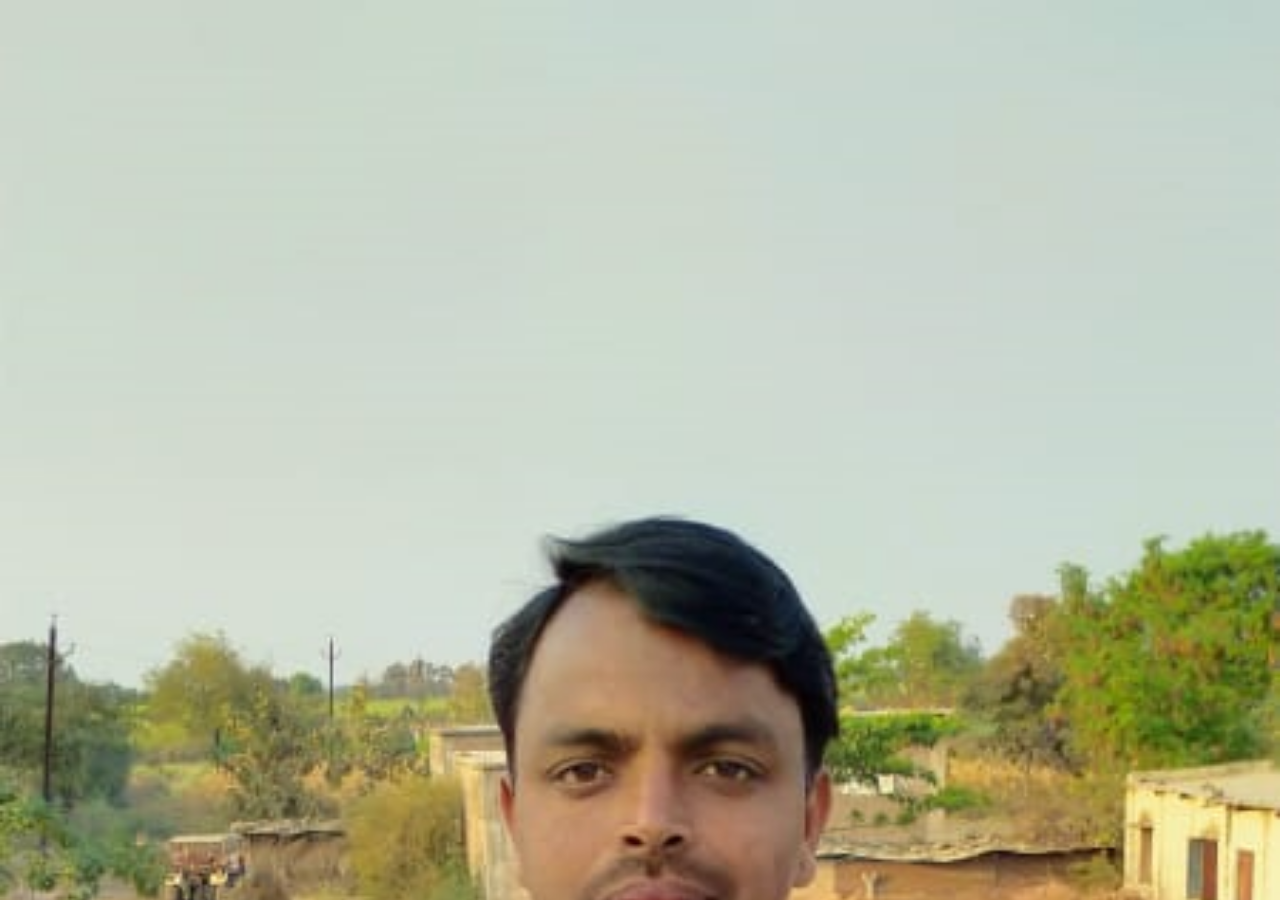
<file: html/hero Img/index.html>
<!DOCTYPE html>
<html lang='en'>
<head>
	<meta charset='utf-8'>
	<meta http-equiv='X-UA-compatible' content="IE=edge">
	<meta name='viewport' content="width=device-width,initial-scale=1.0">
	<title>Hari oic</title>
	<link rel="stylesheet" href="./assets/css/style.css">
</head>
<body>
	<section class="hari">
		<div ></div>
	</section>
</body>
</html>
</file>
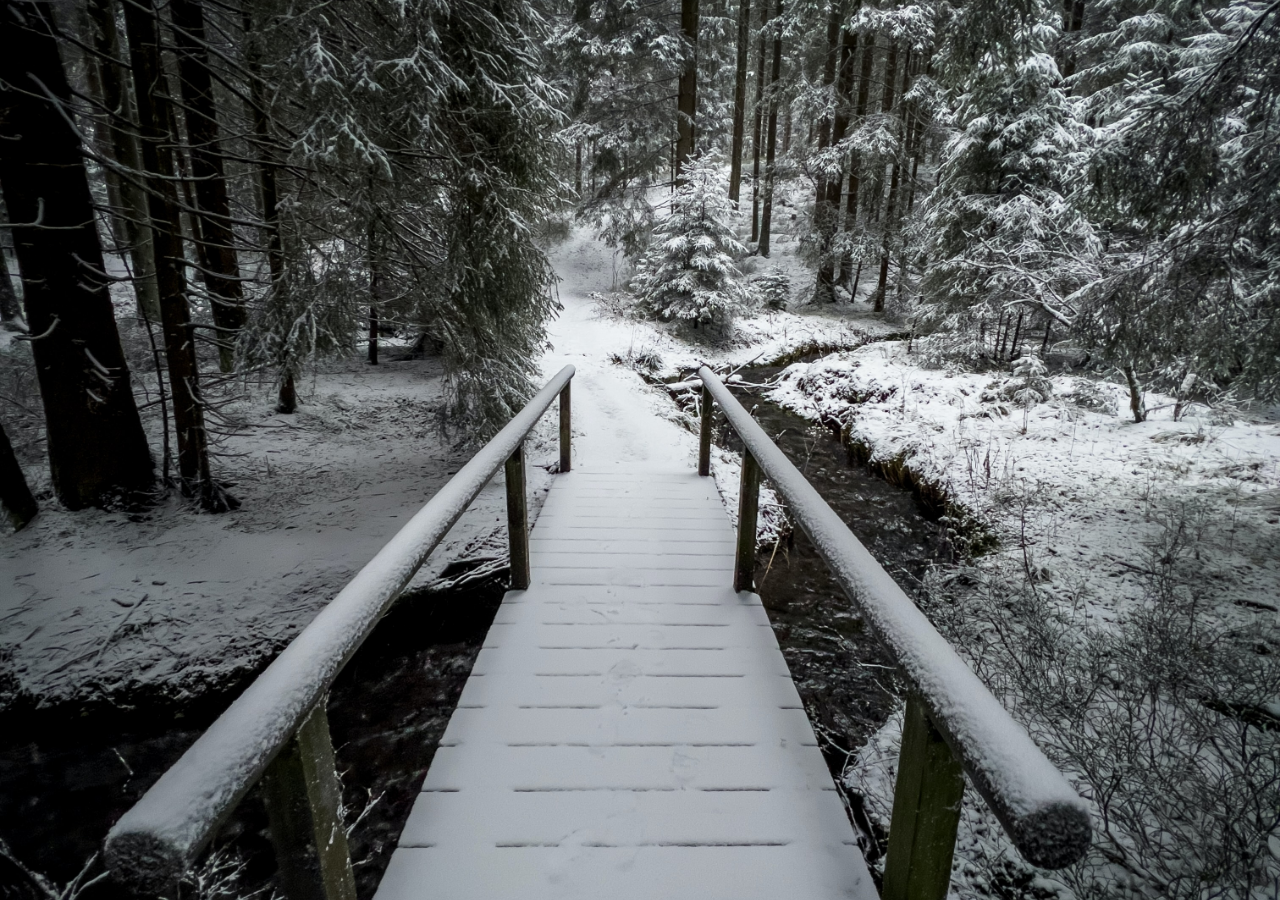
<file: html/heroImg/index.html>
<!DOCTYPE html>
<html lang='en'>
<head>
	<meta charset='utf-8'>
	<meta http-equiv='X-UA-compatible' content="IE=edge">
	<meta name='viewport' content="width=device-width,initial-scale=1.0">
	<title>Document</title>
	<link rel="stylesheet" href="./assets/css/style.css">
</head>
<body>
	<section class="hero">
	
	</section>
</body>
</html>
</file>
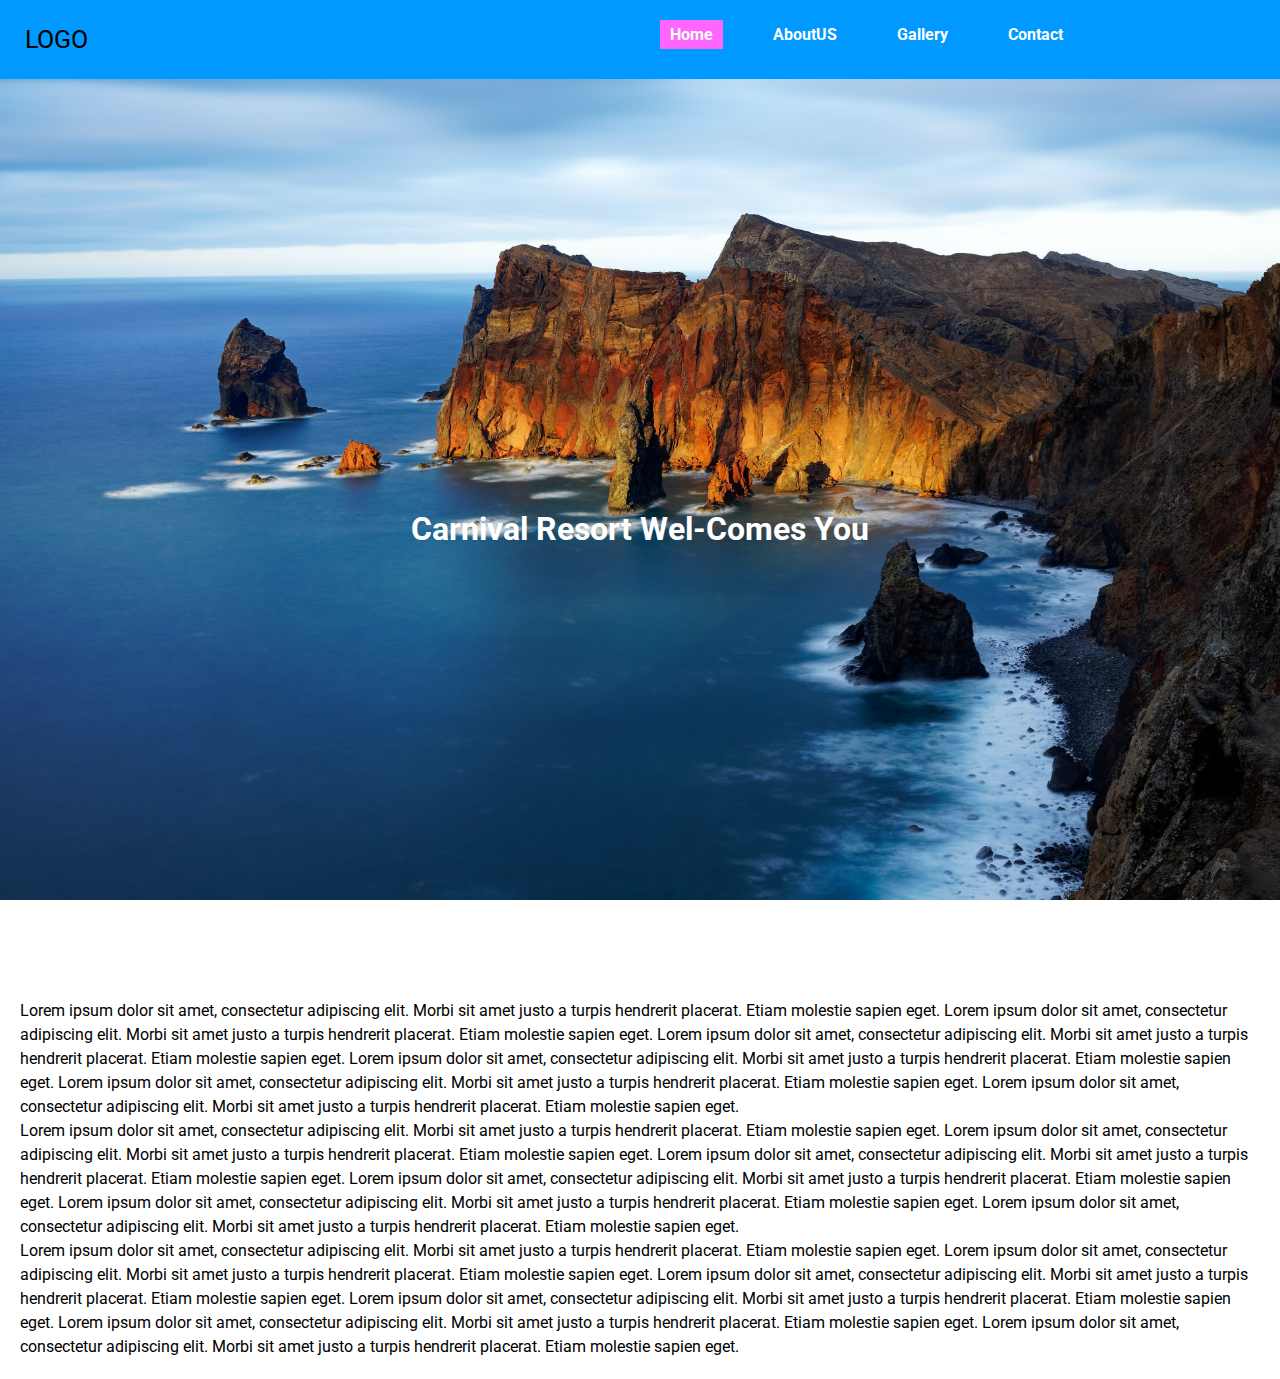
<file: html/html/design/navbar heroImg/index.html>
<!DOCTYPE html>
<html lang='en'>
<head>
	<meta charset='utf-8'>
	<meta http-equiv='X-UA-compatible' content="IE=edge">
	<meta name='viewport' content="width=device-width,initial-scale=1.0">
	<title>NAV Hero img</title>
	<link rel="preconnect" href="https://fonts.googleapis.com">
	<link rel="preconnect" href="https://fonts.gstatic.com" crossorigin>
	<link href="https://fonts.googleapis.com/css2?family=Open+Sans&family=Roboto:wght@400;700&display=swap" rel="stylesheet">
	<link rel="stylesheet" href="./assets/css/style.css">
	
</head>
<body>
	<header class="head">
		<div class="row clear">
			<div class="logo">
				<a>LOGO</a>
			</div>
			<div class="nav">
				<ul>
					<li><a class="active" href="index.html">Home</a></li>
					<li><a href="aboutUs.html">AboutUS</a></li>
					<li><a href="gallery.html">Gallery</a></li>
					<li><a href="contact.html">Contact</a></li>
				</ul>
			</div>
		</div>
	</header>
	
	<section class="heroImg">
		<div class="caption">
			<h1>Carnival Resort Wel-Comes You</h1> 
		</div>
	</section>
	<section class="info">
		<div class="about">
			<p>
				Lorem ipsum dolor sit amet, consectetur adipiscing elit. Morbi sit amet justo a turpis hendrerit placerat. Etiam molestie sapien eget.
				Lorem ipsum dolor sit amet, consectetur adipiscing elit. Morbi sit amet justo a turpis hendrerit placerat. Etiam molestie sapien eget.
				Lorem ipsum dolor sit amet, consectetur adipiscing elit. Morbi sit amet justo a turpis hendrerit placerat. Etiam molestie sapien eget.
				Lorem ipsum dolor sit amet, consectetur adipiscing elit. Morbi sit amet justo a turpis hendrerit placerat. Etiam molestie sapien eget.
				Lorem ipsum dolor sit amet, consectetur adipiscing elit. Morbi sit amet justo a turpis hendrerit placerat. Etiam molestie sapien eget.
				Lorem ipsum dolor sit amet, consectetur adipiscing elit. Morbi sit amet justo a turpis hendrerit placerat. Etiam molestie sapien eget.
			</p>
		</div>
		<div class="about">
			<p>
				Lorem ipsum dolor sit amet, consectetur adipiscing elit. Morbi sit amet justo a turpis hendrerit placerat. Etiam molestie sapien eget.
				Lorem ipsum dolor sit amet, consectetur adipiscing elit. Morbi sit amet justo a turpis hendrerit placerat. Etiam molestie sapien eget.
				Lorem ipsum dolor sit amet, consectetur adipiscing elit. Morbi sit amet justo a turpis hendrerit placerat. Etiam molestie sapien eget.
				Lorem ipsum dolor sit amet, consectetur adipiscing elit. Morbi sit amet justo a turpis hendrerit placerat. Etiam molestie sapien eget.
				Lorem ipsum dolor sit amet, consectetur adipiscing elit. Morbi sit amet justo a turpis hendrerit placerat. Etiam molestie sapien eget.
				Lorem ipsum dolor sit amet, consectetur adipiscing elit. Morbi sit amet justo a turpis hendrerit placerat. Etiam molestie sapien eget.
			</p>
		</div>
		<div class="about">
			<p>
				Lorem ipsum dolor sit amet, consectetur adipiscing elit. Morbi sit amet justo a turpis hendrerit placerat. Etiam molestie sapien eget.
				Lorem ipsum dolor sit amet, consectetur adipiscing elit. Morbi sit amet justo a turpis hendrerit placerat. Etiam molestie sapien eget.
				Lorem ipsum dolor sit amet, consectetur adipiscing elit. Morbi sit amet justo a turpis hendrerit placerat. Etiam molestie sapien eget.
				Lorem ipsum dolor sit amet, consectetur adipiscing elit. Morbi sit amet justo a turpis hendrerit placerat. Etiam molestie sapien eget.
				Lorem ipsum dolor sit amet, consectetur adipiscing elit. Morbi sit amet justo a turpis hendrerit placerat. Etiam molestie sapien eget.
				Lorem ipsum dolor sit amet, consectetur adipiscing elit. Morbi sit amet justo a turpis hendrerit placerat. Etiam molestie sapien eget.
			</p>
		</div>
		<div class="contact"></div>
	</section>
</body>
</html>
</file>
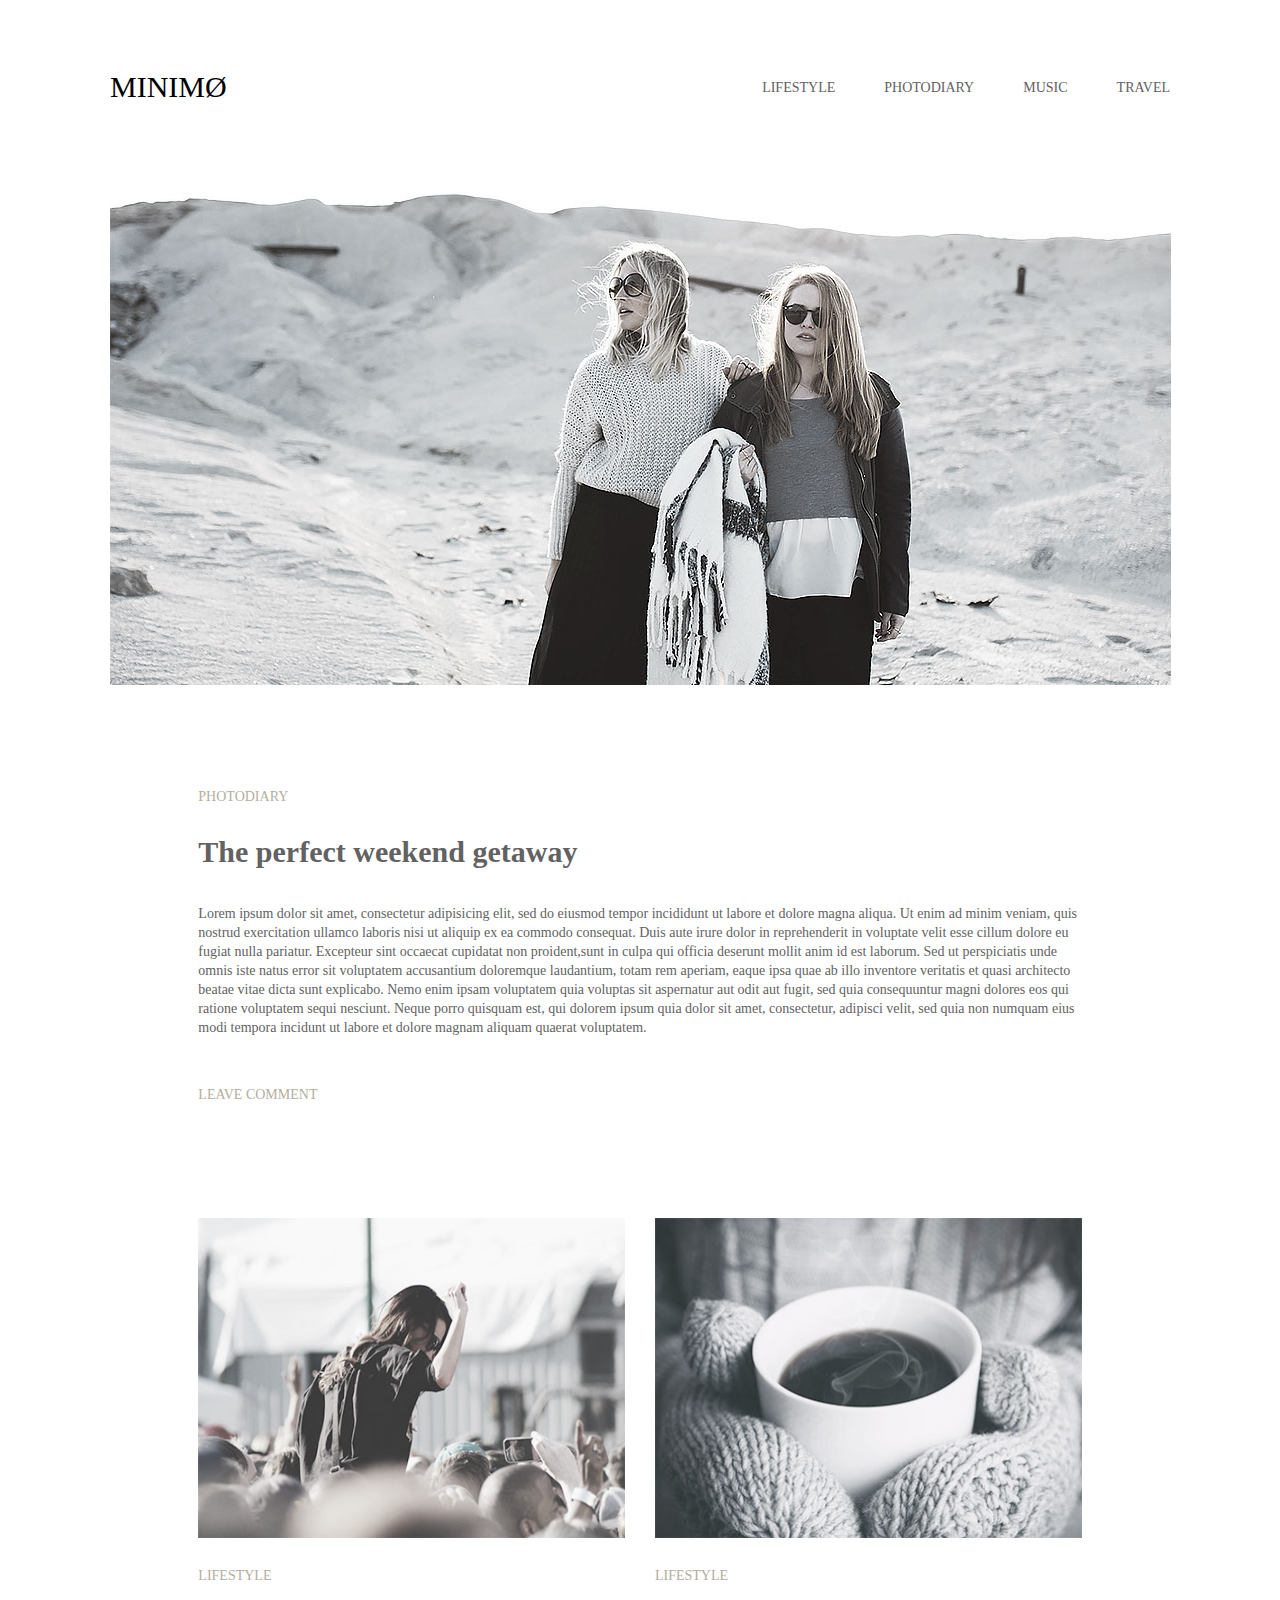
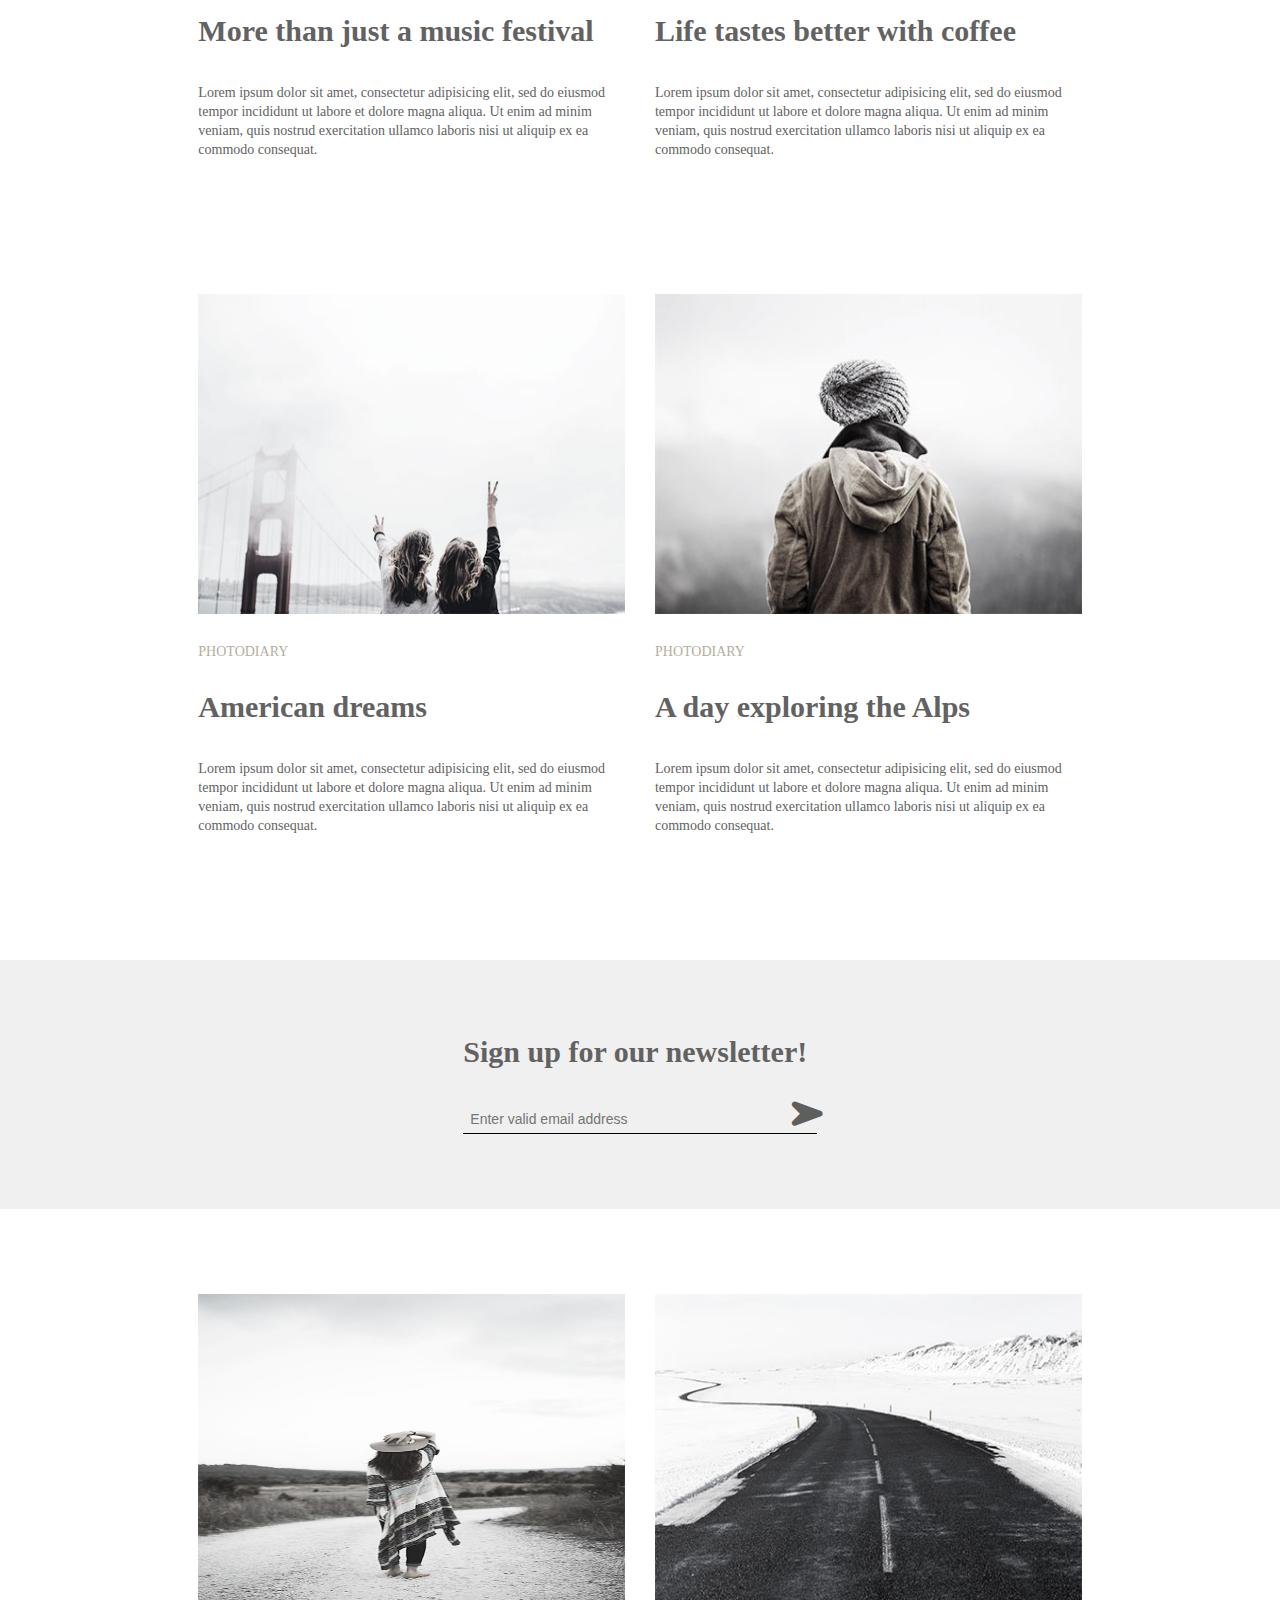
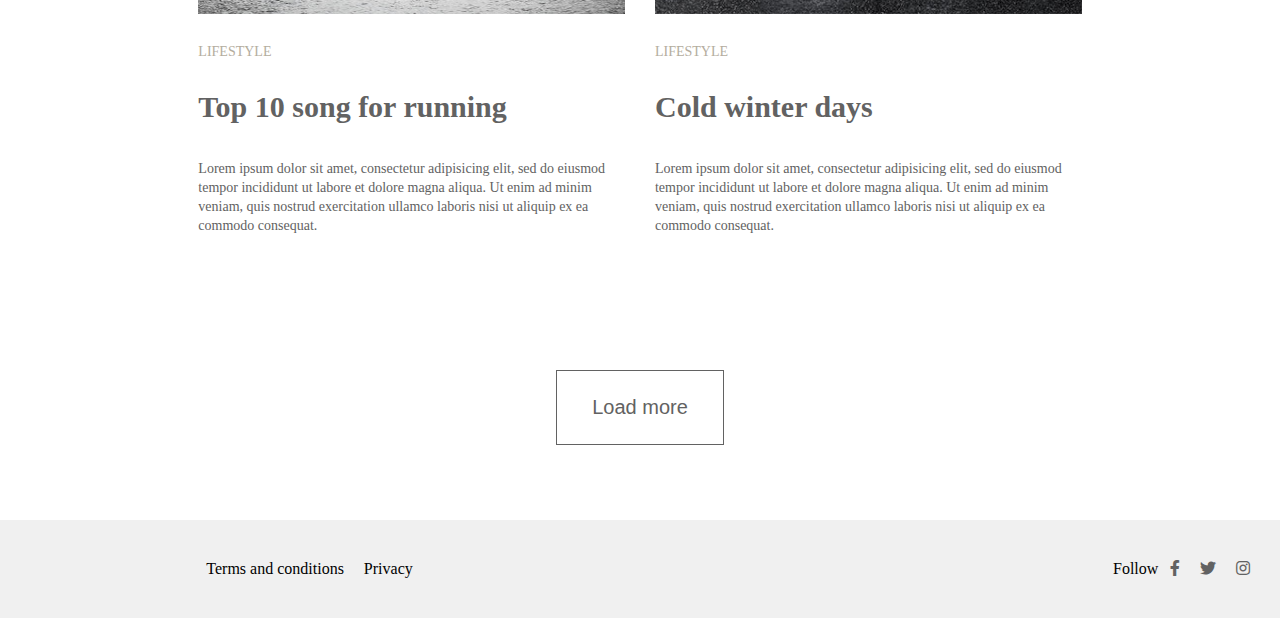
<file: html/template/minimo/Minimo/index.html>
<!DOCTYPE html>
<html lang='en'>
<head>
	<meta charset='utf-8'>
	<meta http-equiv='X-UA-compatible' content="IE=edge">
	<meta name='viewport' content="width=device-width,initial-scale=1.0">
	<title>minimø</title>
	<link rel="stylesheet" href="https://cdnjs.cloudflare.com/ajax/libs/font-awesome/5.15.4/css/all.min.css" 
	integrity="sha512-1ycn6IcaQQ40/MKBW2W4Rhis/DbILU74C1vSrLJxCq57o941Ym01SwNsOMqvEBFlcgUa6xLiPY/NS5R+E6ztJQ==" crossorigin="anonymous" referrerpolicy="no-referrer" />
	<link rel="stylesheet" href="./assets/css/style.css">
</head>
<body>
	<section class="header">
		<div class="container">
			<div class="row mb-70">
				<div class="col3">
					<a href="index.html" class="logo">
							minimø
					</a>
				</div>
				<div class="col9">
					<nav class="navbar">
						<ul >
							<li>
								<a href="javascript:;">
									lifestyle
								</a>
							</li>
							<li>
								<a href="javascript:;">
									photodiary
								</a>
							</li>
							<li>
								<a href="javascript:;">
									music
								</a>
							</li>
							<li>
								<a href="javascript:;">
									travel
								</a>
							</li>
						</ul>
					</nav>
				</div>
			</div>
			<div class="row">
				<div class="col9">
					<img src="./assets/images/hero.jpg" alt="heroImg" title="Hero Image">
				</div>
			</div>
		</div>
	</section>
	<section class="photodiary">
		<div class="container">
			<div class="row ">
				<div class="col10 ml-oneGrid">
					<p class="sectionLabel">photodiary</p>
					<h2 class="sectionHeading">The perfect weekend getaway</h2>
					<p class="sectionPara ">
						Lorem ipsum dolor sit amet, consectetur adipisicing elit, sed do eiusmod tempor incididunt ut labore et dolore magna aliqua. 
						Ut enim ad minim veniam, quis nostrud exercitation ullamco laboris nisi ut aliquip ex ea commodo consequat. 
						Duis aute irure dolor in reprehenderit in voluptate velit esse cillum dolore eu fugiat nulla pariatur.
						Excepteur sint occaecat cupidatat non proident,sunt in culpa qui officia deserunt mollit anim id est laborum. 
						Sed ut perspiciatis unde omnis iste natus error sit voluptatem accusantium doloremque laudantium, totam rem aperiam, 
						eaque ipsa quae ab illo inventore veritatis et quasi architecto beatae vitae dicta sunt explicabo. 
						Nemo enim ipsam voluptatem quia voluptas sit aspernatur aut odit aut fugit, sed quia consequuntur magni dolores eos qui ratione voluptatem sequi nesciunt. 
						Neque porro quisquam est, qui dolorem ipsum quia dolor sit amet, consectetur, adipisci velit, 
						sed quia non numquam eius modi tempora incidunt ut labore et dolore magnam aliquam quaerat voluptatem.
					</p>
					<p class="sectionLabel">leave comment</p>
				</div>
			</div>
		</div>
	</section>
	<section class="thumbSection">
		<div class="container">
			<div class="row ">
				<div class="col10 ml-oneGrid">
					<div class="row mb-85">
						<div class="col6">
							<div class="thumbnail">
								<div class="image">
									<img src="./assets/images/music.jpg" alt="">
								</div>
								<p class="sectionLabel">lifestyle</p>
								<h2 class="sectionHeading">More than just a music festival</h2>
								<p class="sectionPara">
									Lorem ipsum dolor sit amet, consectetur adipisicing elit, sed do eiusmod tempor incididunt ut labore et dolore magna aliqua. 
									Ut enim ad minim veniam, quis nostrud exercitation ullamco laboris nisi ut aliquip ex ea commodo consequat. 
								</p>
							</div>
						</div>
						<div class="col6">
							<div class="thumbnail">
								<div class="image">
									<img src="./assets/images/coffee.jpg" alt="">
								</div>
								<p class="sectionLabel">lifestyle</p>
								<h2 class="sectionHeading">Life tastes better with coffee</h2>
								<p class="sectionPara">
									Lorem ipsum dolor sit amet, consectetur adipisicing elit, sed do eiusmod tempor incididunt ut labore et dolore magna aliqua. 
									Ut enim ad minim veniam, quis nostrud exercitation ullamco laboris nisi ut aliquip ex ea commodo consequat. 
								</p>
							</div>
						</div>
					</div>
				</div>
			</div>
			<div class="row">
				<div class="col10 ml-oneGrid">
					<div class="row">
						<div class="col6">
							<div class="thumbnail">
								<div class="image">
									<img src="./assets/images/american.jpg" alt="">
								</div>
								<p class="sectionLabel">photodiary</p>
								<h2 class="sectionHeading">American dreams</h2>
								<p class="sectionPara">
									Lorem ipsum dolor sit amet, consectetur adipisicing elit, sed do eiusmod tempor incididunt ut labore et dolore magna aliqua. 
									Ut enim ad minim veniam, quis nostrud exercitation ullamco laboris nisi ut aliquip ex ea commodo consequat. 
								</p>
							</div>
						</div>
						<div class="col6">
							<div class="thumbnail">
								<div class="image">
									<img src="./assets/images/alps.jpg" alt="">
								</div>
								<p class="sectionLabel">photodiary</p>
								<h2 class="sectionHeading">A day exploring the Alps</h2>
								<p class="sectionPara">
									Lorem ipsum dolor sit amet, consectetur adipisicing elit, sed do eiusmod tempor incididunt ut labore et dolore magna aliqua. 
									Ut enim ad minim veniam, quis nostrud exercitation ullamco laboris nisi ut aliquip ex ea commodo consequat. 
								</p>
							</div>
						</div>
					</div>
				</div>
			</div>
		</div>
	</section>
	<section class="signUp">
		<div class="container">
			<div class="row">
				<div class="col4 ml-fourGrid">
					<h2 class="sectionHeading mb-85">Sign up for our newsletter!</h2>
					<div class="signUpControl">
						<input type="text" placeholder="Enter valid email address">
						<i class="fas fa-location-arrow"></i>
					</div>
				</div>
			</div>
		</div>
	</section>
	<section class="thumbSection">
		<div class="container">
			<div class="row ">
				<div class="col10 ml-oneGrid">
					<div class="row mb-85">
						<div class="col6">
							<div class="thumbnail">
								<div class="image">
									<img src="./assets/images/songs.jpg" alt="">
								</div>
								<p class="sectionLabel">lifestyle</p>
								<h2 class="sectionHeading">Top 10 song for running</h2>
								<p class="sectionPara">
									Lorem ipsum dolor sit amet, consectetur adipisicing elit, sed do eiusmod tempor incididunt ut labore et dolore magna aliqua. 
									Ut enim ad minim veniam, quis nostrud exercitation ullamco laboris nisi ut aliquip ex ea commodo consequat. 
								</p>
							</div>
						</div>
						<div class="col6">
							<div class="thumbnail">
								<div class="image">
									<img src="./assets/images/cold.jpg" alt="">
								</div>
								<p class="sectionLabel">lifestyle</p>
								<h2 class="sectionHeading">Cold winter days</h2>
								<p class="sectionPara">
									Lorem ipsum dolor sit amet, consectetur adipisicing elit, sed do eiusmod tempor incididunt ut labore et dolore magna aliqua. 
									Ut enim ad minim veniam, quis nostrud exercitation ullamco laboris nisi ut aliquip ex ea commodo consequat. 
								</p>
							</div>
						</div>
					</div>
					<div class="row">
						<div class="col12 text-center">
							<button class="btn ">Load more</button>
						</div>
					</div>
				</div>
			</div>
		</div>
	</section>
	<footer>
		<div class="container">
			<div class="row ml-oneGrid">
				<ul class="terms">
					<li>
						<a href="#">Terms and conditions</a>
					</li>
					<li>
						<a href="#">Privacy</a>
					</li>
				</ul>
				<ul class="footerIcons">
					<li>Follow</li>
					<li>
						<a href="#">
							<i class="fab fa-facebook-f"></i>
						</a>
					</li>
					<li>
						<a href="#">
							<i class="fab fa-twitter"></i>
						</a>
					</li>
					<li>
						<a href="#">
							<i class="fab fa-instagram"></i>
						</a>
					</li>
				</ul>
			</div>
		</div>
	</footer>
</body>
</html>
</file>
<file: html/hero Img/assets/css/style.css>
*{
	margin:0;
	padding:0;
	box-sizing:border-box;
}
.hari{
	width:100%;
	height:100vh;
	background-color:green;
	background-image:url(../images/haric.png);
	background-size:cover;
	background-position:middle middle;
	
}
</file>
<file: html/heroImg/assets/css/style.css>
*{
	padding:0;
	margin:0;
	box-sizing:border-box;
}
.hero{
	width:100%;
	height:100vh;
	background-color:red;
	background-image:url(../images/hero.jpg);
	background-size:cover;
	background-repeat:no-repeat;
	background-position:center center;
}
</file>
<file: html/html/design/navbar heroImg/assets/css/style.css>
*{
	padding:0;
	margin:0;
	box-sizing:border-box;
	font-family: 'Roboto', sans-serif;
}
/*font-family: 'Open Sans', sans-serif;
font-family: 'Roboto', sans-serif;*/
.clear,
.clear::before,
.clear::after{
	clear:both;
	display:table;
	width:100%;
}
.head{
	background-color:#0099ff;
}
.logo,.nav{
	float:left;
	width:50%;
}
.nav ul{
	list-style:none;
	display:inline-block; /*>> alternate option is below
	float:right;*/
}
.nav ul li{
	/*float:left;>>IT will make ul height zero*/
	display:inline-block;
}
.nav ul li a{
	padding:5px 10px;
	display:inline-block;
	text-decoration:none;
	color:#fff;
}
.nav ul li a:hover,
.nav ul li a:focus,
.nav ul li a:active,
.nav ul li a.active{
	background-color:#ff66ff;
}
h2{
	font-family: 'Open Sans', sans-serif;
}
.logo{
	
	padding:25px;
	font-size:25px;
	margin:0;
}
.navbar ul{
	list-style:none;

}
li{
	float :left;
	padding:20px;
	font:20px;
	font-weight:bold;
}

.heroImg{
	width:100%;
	height:100vh;
	background-image:url(../images/nature.jpg);
	background-size:cover;
	background-repeat:no-repeat;
	background-position:center center;
	position:relative;
	background-attachment:fixed;
}
.caption{
	position:absolute;
	top:50%;
	left:50%;
	transform:translate(-50%, -50%);
	font-family: 'Montserrat', sans-serif;
	
	color:#fff;
}
.info{
	padding:20px;
	font-size:16px;
	line-height:1.5;
}
</file>
<file: html/template/minimo/Minimo/assets/css/style.css>
*{
	padding:0;
	margin:0;
	box-sizing:border-box;
}
/*helper classes*/
.container{
	width:1060px;
	margin:0 auto;
}
a:link,
a:hover,
a:focus,
a:active{
	text-decoration:none;
}
/*.row{
	margin-left:-15px;
	margin-right:-15px;
}*/
.row > :first-child{
	padding-left:0
}
.row > :last-child{
	padding-right:0;
}
.row,
.row::after,
.row::before{
	display:table;
	clear:both;
	width:100%;
}
.col3,.col4,.col9,.col6,.col10,.col12{
	float:left;
	padding:0 15px;
}
.col3{
	width:25%;
}
.col4{
	width:calc((100%*4)/12);
}
.col6{
	width:50%;
}
.col9{
	width:75%;
}
.col10{
	width:calc((100%*10)/12);
}
.col12{
	width:100%
}
.text-center{
	text-align:center;
}
.mb-50{
	margin-bottom:50px;
}
.mb-70{
	margin-bottom:70px;
}
.mb-85{
	margin-bottom:85px;
}
.ml-oneGrid{
	margin-left:calc(100%/12);
}
.ml-fourGrid{
	margin-left:calc((100%*4)/12);
}
.sectionLabel{
	font-size:14px;
	color:#b4ad9e;
	text-transform:uppercase;
	margin-bottom:30px;
	font-weight:regular;
}
.btn{
	padding:25px 35px;
	border:1px solid #626262;
	font-size:20px;
	background-color:transparent;
	color:#626262;
	cursor:pointer;
}
/*header section css*/
.header{
	padding:70px 0 100px;
}
.logo{
	font-size:30px;
	color:#000;
	text-transform:uppercase;
}
.navbar {
	text-align:right;
	list-style:none;
}
.navbar ul li{
	display:inline-block;
	margin:0 12.5px;
}
.navbar ul li:last-child{
	margin-right:0;
}
.navbar ul li a{
	font-size:14px;
	color:#626262;
	text-transform:uppercase;
	text-align:right;
	padding:10px;
	display:inline-block;
}
.navbar ul li:last-child a{
	padding-right:0;
}
/*photodiary section css */

.sectionHeading{
	font-size:30px;
	color:#626262;
	margin-bottom:35px;
}
.sectionPara{
	font-size:14px;
	color:#626262;
	line-height:19px;
	margin-bottom:50px;
	/*text-align:justify;*/
}

/*thumb section css*/
.thumbSection{
	padding:85px 0 75px;
}
.thumbnail .image{
	height:320px;
	margin-bottom:30px;
}
.thumbnail .image img{
	width:100%;
	height:100%;
	/*height:320px;*/
}
/*signUp section css */

.signUp{
	padding:75px 0;
	background-color:#f0f0f0;
}
.signUpControl{
	position:relative;
}
.signUpControl input{
	border:0px;
	border-bottom:1px solid #000;
	outline:none;
	background-color:transparent;
	width:100%;
	height:30px;
	padding:0px 7px;
}
.signUpControl input[placeholder]{
	font-size:14px;
	color:#626262;
}
.signUpControl i{
	font-size:30px;
	color:#5e5e5d;
	position:absolute;
	top: -5px;
    right: 0px;
    transform: rotate(45deg);
}
footer{
	padding:40px 0;
	background-color:#f0f0f0;
}
.footerIcons{
	float:right;
}
.terms, .footerIcons{
	
	list-style:none;
	display:inline-block;
}
.terms li, .footerIcons li{
	display:inline-block;
}
.terms li a, .footerIcons li a{
	text-decoration:none;
	color:#000;'
	font-size:14px;
	padding:0 8px;
}
.footerIcons i{
	color:#626262;
}
.footerIcons li:first-of-type{
	margin-left:10px;
}
</file>
